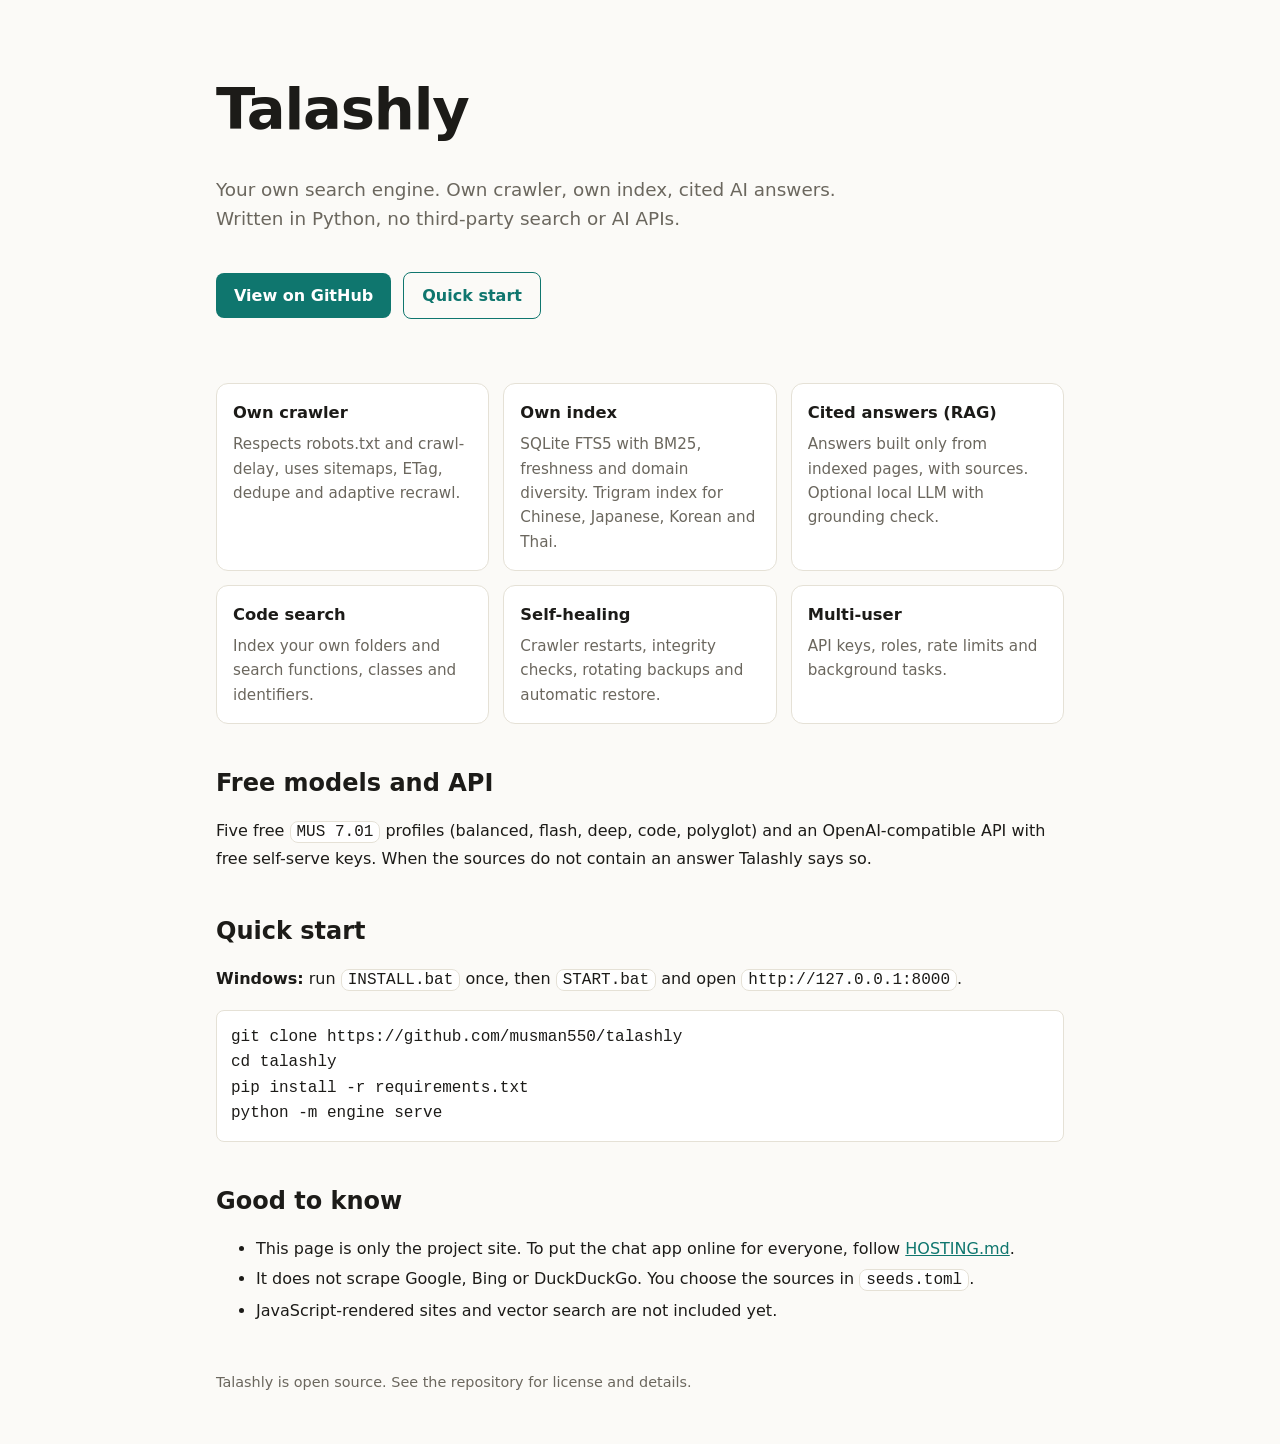
<file: docs/index.html>
<!doctype html>
<html lang="en">
<head>
<meta charset="utf-8">
<meta name="viewport" content="width=device-width,initial-scale=1">
<title>Talashly - self-hosted search engine with RAG answers</title>
<meta name="description" content="Talashly is an open-source, self-hosted search engine with its own crawler, index and cited AI answers. Python. No third-party APIs. Multilingual.">
<link rel="canonical" href="https://musman550.github.io/talashly/">
<meta property="og:type" content="website"><meta property="og:title" content="Talashly - free open-source AI answer engine"><meta property="og:description" content="Own crawler, own index, cited answers in many languages. Free chat and OpenAI-compatible API."><meta property="og:url" content="https://musman550.github.io/talashly/">
<meta name="twitter:card" content="summary">
<script type="application/ld+json">{"@context":"https://schema.org","@type":"SoftwareSourceCode","name":"Talashly","codeRepository":"https://github.com/musman550/talashly","programmingLanguage":"Python","license":"https://opensource.org/licenses/MIT","description":"Self-hosted open-source search engine and AI answer engine with its own crawler, index and cited answers."}</script>
<style>
:root{--bg:#fbfaf7;--fg:#1c1b18;--mut:#6b675e;--card:#fff;--line:#e5e1d6;--ac:#0f766e}
@media(prefers-color-scheme:dark){:root{--bg:#14130f;--fg:#f1eee6;--mut:#a29d90;--card:#1d1b16;--line:#2e2b24;--ac:#2dd4bf}}
*{box-sizing:border-box}body{margin:0;background:var(--bg);color:var(--fg);font:16px/1.6 system-ui,-apple-system,Segoe UI,sans-serif}
.w{max-width:880px;margin:0 auto;padding:0 16px}
header{padding:64px 0 32px}h1{font-size:clamp(2.4rem,8vw,3.6rem);margin:0 0 8px;letter-spacing:-.02em}
.tag{color:var(--mut);font-size:1.15rem;max-width:620px}
.btn{display:inline-block;margin:20px 12px 0 0;padding:10px 18px;border-radius:8px;background:var(--ac);color:#fff;text-decoration:none;font-weight:600}
.btn.o{background:none;color:var(--ac);border:1px solid var(--ac)}
.g{display:grid;grid-template-columns:repeat(auto-fit,minmax(240px,1fr));gap:14px;margin:32px 0}
.c{background:var(--card);border:1px solid var(--line);border-radius:12px;padding:16px}
.c h3{margin:0 0 6px;font-size:1.02rem}.c p{margin:0;color:var(--mut);font-size:.95rem}
h2{margin:40px 0 10px}code,pre{background:var(--card);border:1px solid var(--line);border-radius:8px}
code{padding:1px 6px}pre{padding:14px;overflow:auto}li{margin:4px 0}
footer{padding:32px 0 56px;color:var(--mut);font-size:.9rem}a{color:var(--ac)}
</style>
</head>
<body><div class="w">
<header>
<h1>Talashly</h1>
<p class="tag">Your own search engine. Own crawler, own index, cited AI answers. Written in Python, no third-party search or AI APIs.</p>
<a class="btn" href="https://github.com/musman550/talashly">View on GitHub</a><a class="btn o" href="#start">Quick start</a>
</header>
<div class="g">
<div class="c"><h3>Own crawler</h3><p>Respects robots.txt and crawl-delay, uses sitemaps, ETag, dedupe and adaptive recrawl.</p></div>
<div class="c"><h3>Own index</h3><p>SQLite FTS5 with BM25, freshness and domain diversity. Trigram index for Chinese, Japanese, Korean and Thai.</p></div>
<div class="c"><h3>Cited answers (RAG)</h3><p>Answers built only from indexed pages, with sources. Optional local LLM with grounding check.</p></div>
<div class="c"><h3>Code search</h3><p>Index your own folders and search functions, classes and identifiers.</p></div>
<div class="c"><h3>Self-healing</h3><p>Crawler restarts, integrity checks, rotating backups and automatic restore.</p></div>
<div class="c"><h3>Multi-user</h3><p>API keys, roles, rate limits and background tasks.</p></div>
</div>
<h2>Free models and API</h2>
<p>Five free <code>MUS 7.01</code> profiles (balanced, flash, deep, code, polyglot) and an OpenAI-compatible API with free self-serve keys. When the sources do not contain an answer Talashly says so.</p>
<h2 id="start">Quick start</h2>
<p><b>Windows:</b> run <code>INSTALL.bat</code> once, then <code>START.bat</code> and open <code>http://127.0.0.1:8000</code>.</p>
<pre>git clone https://github.com/musman550/talashly
cd talashly
pip install -r requirements.txt
python -m engine serve</pre>
<h2>Good to know</h2>
<ul>
<li>This page is only the project site. To put the chat app online for everyone, follow <a href="https://github.com/musman550/talashly/blob/main/HOSTING.md">HOSTING.md</a>.</li>

<li>It does not scrape Google, Bing or DuckDuckGo. You choose the sources in <code>seeds.toml</code>.</li>
<li>JavaScript-rendered sites and vector search are not included yet.</li>
</ul>
<footer>Talashly is open source. See the repository for license and details.</footer>
</div></body></html>
</file>
